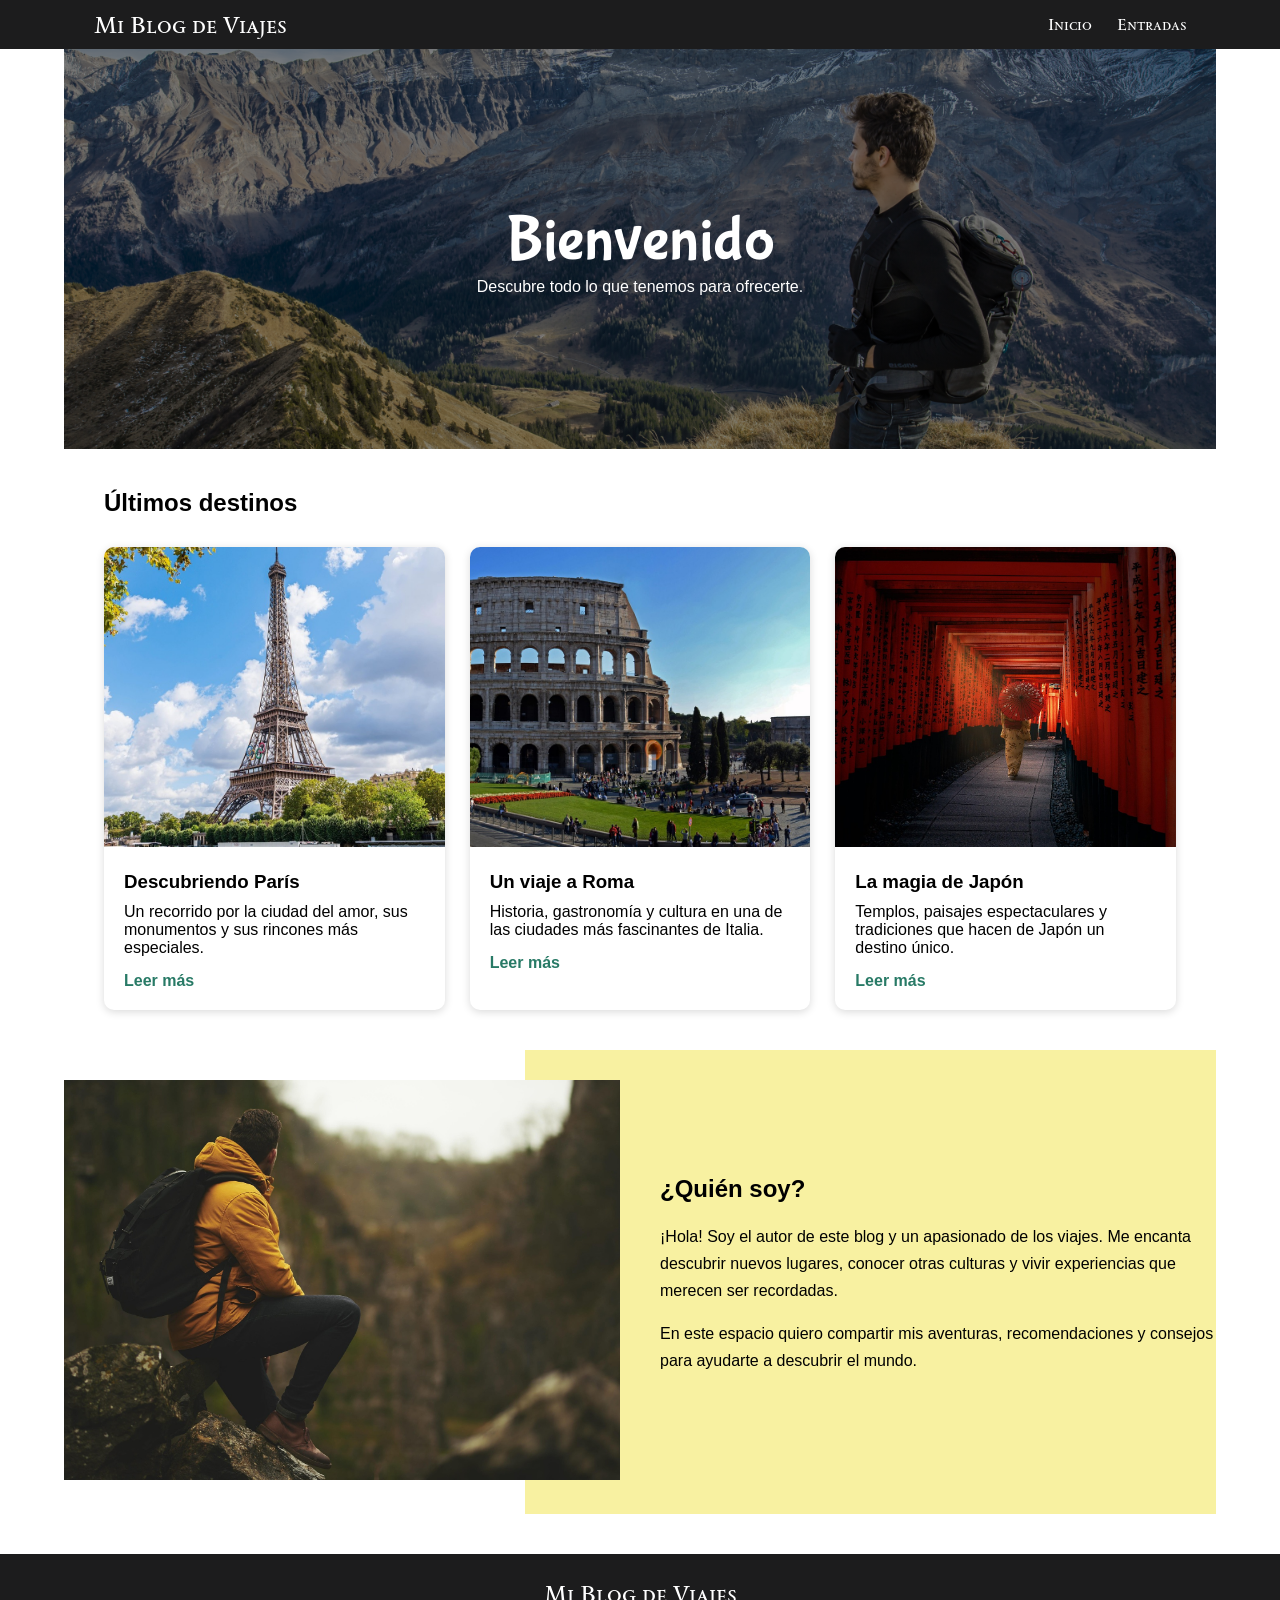
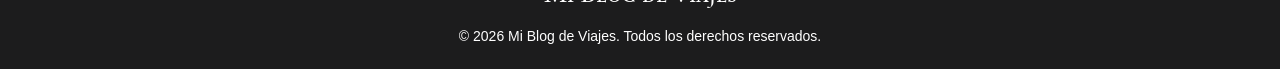
<file: index.html>
<!DOCTYPE html>
<html lang="en">

<head>
    <meta charset="UTF-8">
    <meta name="viewport" content="width=device-width, initial-scale=1.0">
    <link rel="stylesheet" href="./css/style.css">
    <title>Blog</title>
</head>

<body>

    <header class="navbar">

        <!--Navegación-->
        <nav class="contenido-navbar">
            <div class="logo">
                <p>Mi Blog de Viajes</p>
            </div>
            <ul class="menu">
                <li><a href="./index.html">Inicio</a></li>
                <li class="desplegable">
                    <a href="#">Entradas</a>

                    <ul class="submenu">
                        <li><a href="./post1.html">París</a></li>
                        <li><a href="./post2.html">Roma</a></li>
                        <li><a href="./post3.html">Japón</a></li>
                    </ul>
                </li>
            </ul>
        </nav>
    </header>

    <!-- Contenido -->
    <main class="contenedor-principal">

        <section class="portada">
            <h1>Bienvenido</h1>
            <p>Descubre todo lo que tenemos para ofrecerte.</p>
        </section>

        <section class="posts">

            <h2>Últimos destinos</h2>

            <div class="contenedor-posts">

                <article class="tarjeta">
                    <img src="./img/paris.jpg" alt="Torre Eiffel en París">
                    <div class="contenido-tarjeta">
                        <h3>Descubriendo París</h3>
                        <p>Un recorrido por la ciudad del amor, sus monumentos y sus rincones más especiales.</p>
                        <a href="./post1.html">Leer más</a>
                    </div>
                </article>

                <article class="tarjeta">
                    <img src="./img/roma.jpg" alt="Coliseo de Roma">
                    <div class="contenido-tarjeta">
                        <h3>Un viaje a Roma</h3>
                        <p>Historia, gastronomía y cultura en una de las ciudades más fascinantes de Italia.</p>
                        <a href="./post2.html">Leer más</a>
                    </div>
                </article>

                <article class="tarjeta">
                    <img src="./img/japon.jpg" alt="Paisaje de Japón">
                    <div class="contenido-tarjeta">
                        <h3>La magia de Japón</h3>
                        <p>Templos, paisajes espectaculares y tradiciones que hacen de Japón un destino único.</p>
                        <a href="./post3.html">Leer más</a>
                    </div>
                </article>

            </div>
            
        </section>

        <section class="presentacion">

            <div class="imagen-presentacion">
                <img src="./img/autor.jpg" alt="Fotografía del autor">
            </div>

            <div class="texto-presentacion">
                <h2>¿Quién soy?</h2>

                <p>
                    ¡Hola! Soy el autor de este blog y un apasionado de los viajes.
                    Me encanta descubrir nuevos lugares, conocer otras culturas
                    y vivir experiencias que merecen ser recordadas.
                </p>

                <p>
                    En este espacio quiero compartir mis aventuras, recomendaciones
                    y consejos para ayudarte a descubrir el mundo.
                </p>
            </div>

        </section>

    </main>

    <!-- Pie de página -->
    <footer class="footer">
        <h3>Mi Blog de Viajes</h3>

        <p>&copy; 2026 Mi Blog de Viajes. Todos los derechos reservados.</p>
    </footer>

</body>

</html>
</file>
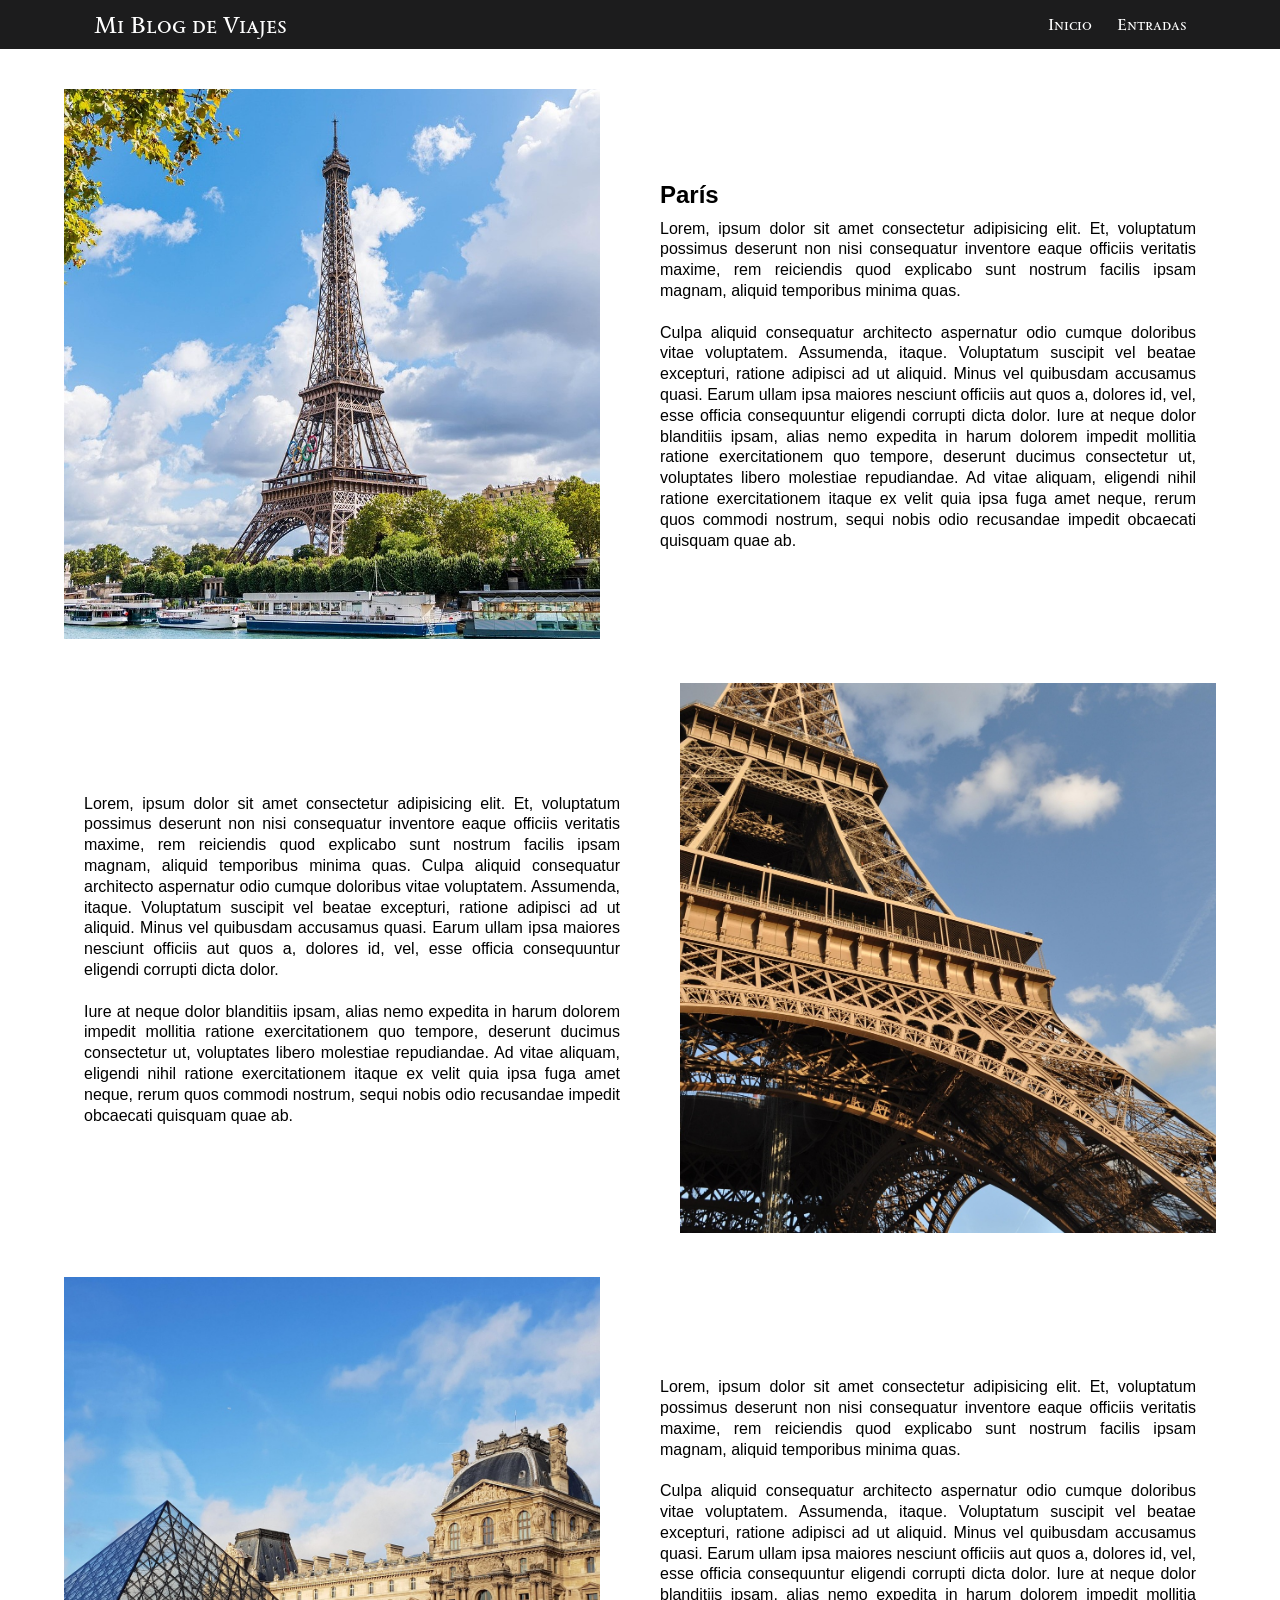
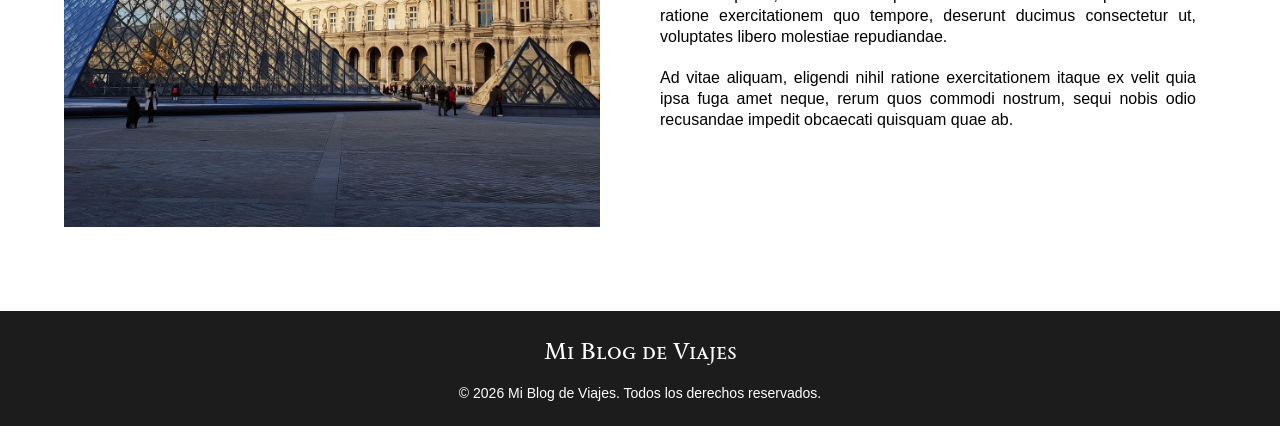
<file: post1.html>
<!DOCTYPE html>
<html lang="en">

<head>
    <meta charset="UTF-8">
    <meta name="viewport" content="width=device-width, initial-scale=1.0">
    <link rel="stylesheet" href="./css/style.css">
    <title>Paris</title>
</head>

<body>

    <header class="navbar">

        <!--Navegación-->
        <nav class="contenido-navbar">
            <div class="logo">
                <p>Mi Blog de Viajes</p>
            </div>
            <ul class="menu">
                <li><a href="./index.html">Inicio</a></li>
                <li class="desplegable">
                    <a href="#">Entradas</a>

                    <ul class="submenu">
                        <li><a href="./post1.html">París</a></li>
                        <li><a href="./post2.html">Roma</a></li>
                        <li><a href="./post3.html">Japón</a></li>
                    </ul>
                </li>
            </ul>
        </nav>
    </header>

    <!-- Contenido -->
    <main class="contenedor-principal">

        <section class="entradas">

            <!-- Primera entrada -->
            <article class="entrada">
                <div class="imagen-entrada">
                    <img src="./img/paris.jpg" alt="Torre Eiffel">
                </div>

                <div class="texto-entrada">
                    <h2>París</h2>
                    <p>
                        Lorem, ipsum dolor sit amet consectetur adipisicing elit. 
                        Et, voluptatum possimus deserunt non nisi consequatur inventore 
                        eaque officiis veritatis maxime, rem reiciendis quod explicabo 
                        sunt nostrum facilis ipsam magnam, aliquid temporibus minima quas.<br><br>
                        Culpa aliquid consequatur architecto aspernatur odio cumque doloribus 
                        vitae voluptatem. Assumenda, itaque. Voluptatum suscipit vel beatae 
                        excepturi, ratione adipisci ad ut aliquid. Minus vel quibusdam accusamus 
                        quasi. Earum ullam ipsa maiores nesciunt officiis aut quos a, dolores id, 
                        vel, esse officia consequuntur eligendi corrupti dicta dolor. Iure at neque 
                        dolor blanditiis ipsam, alias nemo expedita in harum dolorem impedit 
                        mollitia ratione exercitationem quo tempore, deserunt ducimus consectetur ut, 
                        voluptates libero molestiae repudiandae. Ad vitae aliquam, eligendi nihil 
                        ratione exercitationem itaque ex velit quia ipsa fuga amet neque, rerum quos 
                        commodi nostrum, sequi nobis odio recusandae impedit obcaecati quisquam quae ab. 
                    </p>
                </div>
            </article>

            <!-- Segunda entrada -->
            <article class="entrada">
                <div class="imagen-entrada">
                    <img src="./img/torre_eiffel.jpg" alt="Coliseo de Roma">
                </div>

                <div class="texto-entrada">
                    <p>
                        Lorem, ipsum dolor sit amet consectetur adipisicing elit. 
                        Et, voluptatum possimus deserunt non nisi consequatur inventore 
                        eaque officiis veritatis maxime, rem reiciendis quod explicabo 
                        sunt nostrum facilis ipsam magnam, aliquid temporibus minima quas.
                        Culpa aliquid consequatur architecto aspernatur odio cumque doloribus 
                        vitae voluptatem. Assumenda, itaque. Voluptatum suscipit vel beatae 
                        excepturi, ratione adipisci ad ut aliquid. Minus vel quibusdam accusamus 
                        quasi. Earum ullam ipsa maiores nesciunt officiis aut quos a, dolores id, 
                        vel, esse officia consequuntur eligendi corrupti dicta dolor.<br><br>
                        Iure at neque dolor blanditiis ipsam, alias nemo expedita in harum dolorem impedit 
                        mollitia ratione exercitationem quo tempore, deserunt ducimus consectetur ut, 
                        voluptates libero molestiae repudiandae. Ad vitae aliquam, eligendi nihil 
                        ratione exercitationem itaque ex velit quia ipsa fuga amet neque, rerum quos 
                        commodi nostrum, sequi nobis odio recusandae impedit obcaecati quisquam quae ab. 
                    </p>
                </div>
            </article>

            <!-- Tercera entrada -->
            <article class="entrada">
                <div class="imagen-entrada">
                    <img src="./img/louvre.jpg" alt="Templo japonés en Kioto">
                </div>

                <div class="texto-entrada">
                    <p>
                        Lorem, ipsum dolor sit amet consectetur adipisicing elit. 
                        Et, voluptatum possimus deserunt non nisi consequatur inventore 
                        eaque officiis veritatis maxime, rem reiciendis quod explicabo 
                        sunt nostrum facilis ipsam magnam, aliquid temporibus minima quas.<br><br>
                        Culpa aliquid consequatur architecto aspernatur odio cumque doloribus 
                        vitae voluptatem. Assumenda, itaque. Voluptatum suscipit vel beatae 
                        excepturi, ratione adipisci ad ut aliquid. Minus vel quibusdam accusamus 
                        quasi. Earum ullam ipsa maiores nesciunt officiis aut quos a, dolores id, 
                        vel, esse officia consequuntur eligendi corrupti dicta dolor. Iure at neque 
                        dolor blanditiis ipsam, alias nemo expedita in harum dolorem impedit 
                        mollitia ratione exercitationem quo tempore, deserunt ducimus consectetur ut, 
                        voluptates libero molestiae repudiandae.<br><br>Ad vitae aliquam, eligendi nihil 
                        ratione exercitationem itaque ex velit quia ipsa fuga amet neque, rerum quos 
                        commodi nostrum, sequi nobis odio recusandae impedit obcaecati quisquam quae ab. 
                    </p>
                </div>
            </article>

        </section>

    </main>

    <!-- Pie de página -->
    <footer class="footer">
        <h3>Mi Blog de Viajes</h3>

        <p>&copy; 2026 Mi Blog de Viajes. Todos los derechos reservados.</p>
    </footer>

</body>

</html>
</file>
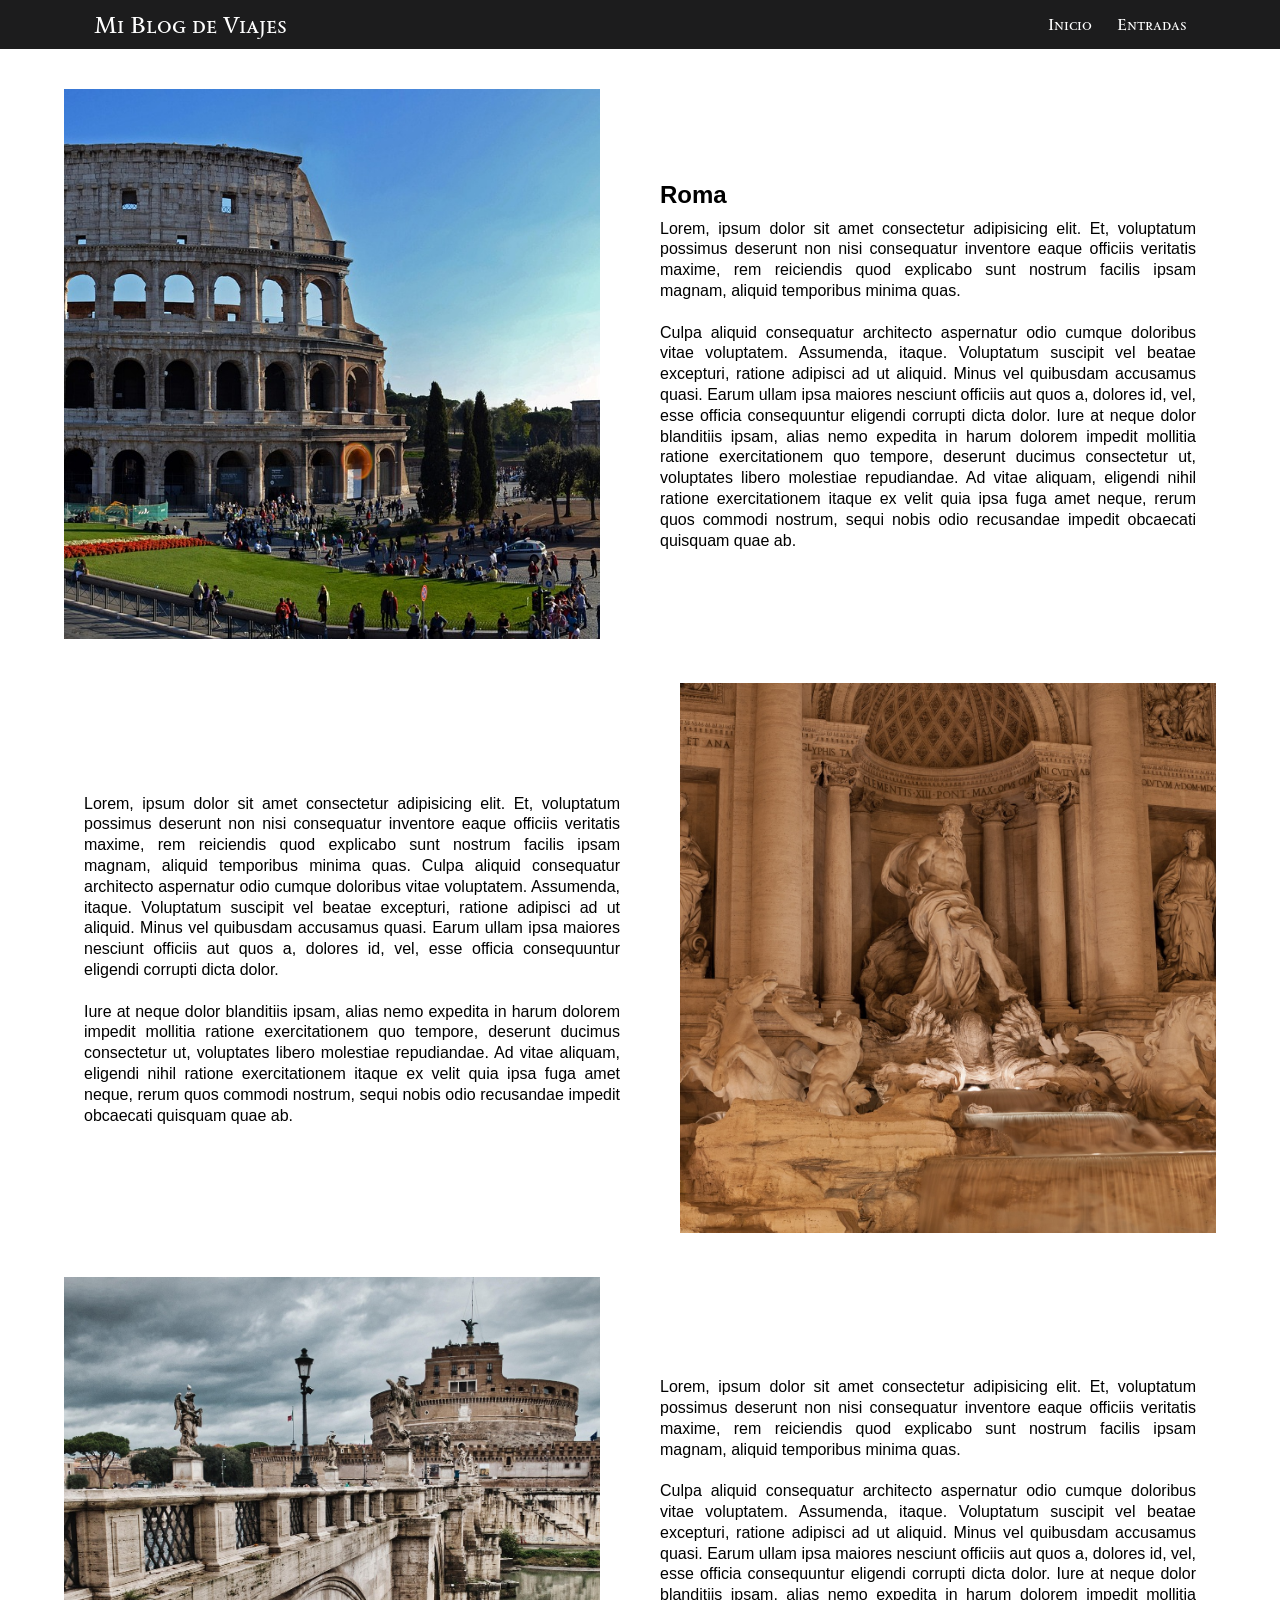
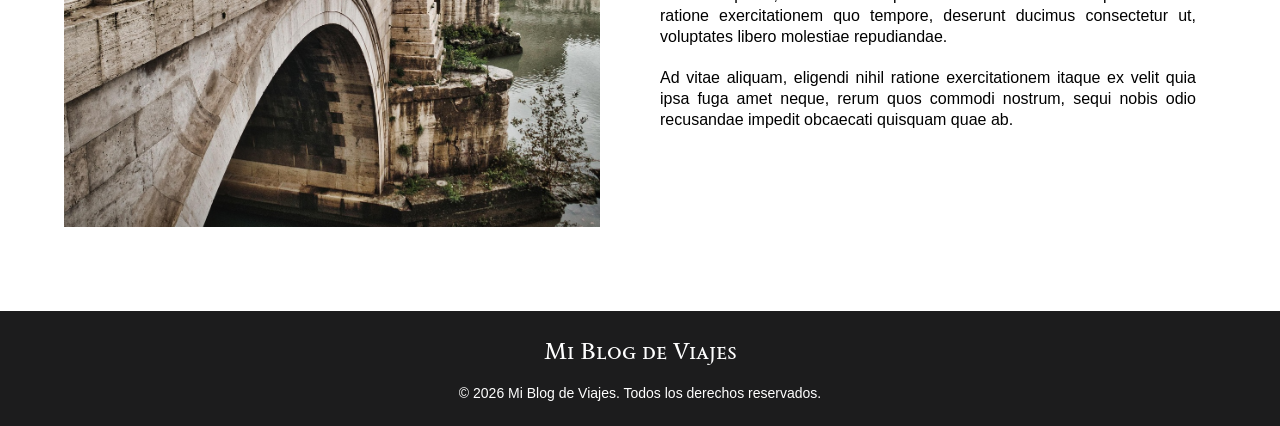
<file: post2.html>
<!DOCTYPE html>
<html lang="en">

<head>
    <meta charset="UTF-8">
    <meta name="viewport" content="width=device-width, initial-scale=1.0">
    <link rel="stylesheet" href="./css/style.css">
    <title>Paris</title>
</head>

<body>

    <header class="navbar">

        <!--Navegación-->
        <nav class="contenido-navbar">
            <div class="logo">
                <p>Mi Blog de Viajes</p>
            </div>
            <ul class="menu">
                <li><a href="./index.html">Inicio</a></li>
                <li class="desplegable">
                    <a href="#">Entradas</a>

                    <ul class="submenu">
                        <li><a href="./post1.html">París</a></li>
                        <li><a href="./post2.html">Roma</a></li>
                        <li><a href="./post3.html">Japón</a></li>
                    </ul>
                </li>
            </ul>
        </nav>

    </header>

    <!-- Contenido -->
    <main class="contenedor-principal">

        <section class="entradas">

            <!-- Primera entrada -->
            <article class="entrada">
                <div class="imagen-entrada">
                    <img src="./img/roma.jpg" alt="Torre Eiffel">
                </div>

                <div class="texto-entrada">
                    <h2>Roma</h2>
                    <p>
                        Lorem, ipsum dolor sit amet consectetur adipisicing elit. 
                        Et, voluptatum possimus deserunt non nisi consequatur inventore 
                        eaque officiis veritatis maxime, rem reiciendis quod explicabo 
                        sunt nostrum facilis ipsam magnam, aliquid temporibus minima quas.<br><br>
                        Culpa aliquid consequatur architecto aspernatur odio cumque doloribus 
                        vitae voluptatem. Assumenda, itaque. Voluptatum suscipit vel beatae 
                        excepturi, ratione adipisci ad ut aliquid. Minus vel quibusdam accusamus 
                        quasi. Earum ullam ipsa maiores nesciunt officiis aut quos a, dolores id, 
                        vel, esse officia consequuntur eligendi corrupti dicta dolor. Iure at neque 
                        dolor blanditiis ipsam, alias nemo expedita in harum dolorem impedit 
                        mollitia ratione exercitationem quo tempore, deserunt ducimus consectetur ut, 
                        voluptates libero molestiae repudiandae. Ad vitae aliquam, eligendi nihil 
                        ratione exercitationem itaque ex velit quia ipsa fuga amet neque, rerum quos 
                        commodi nostrum, sequi nobis odio recusandae impedit obcaecati quisquam quae ab. 
                    </p>
                </div>
            </article>

            <!-- Segunda entrada -->
            <article class="entrada">
                <div class="imagen-entrada">
                    <img src="./img/trevi-fountain.jpg" alt="Coliseo de Roma">
                </div>

                <div class="texto-entrada">
                    <p>
                        Lorem, ipsum dolor sit amet consectetur adipisicing elit. 
                        Et, voluptatum possimus deserunt non nisi consequatur inventore 
                        eaque officiis veritatis maxime, rem reiciendis quod explicabo 
                        sunt nostrum facilis ipsam magnam, aliquid temporibus minima quas.
                        Culpa aliquid consequatur architecto aspernatur odio cumque doloribus 
                        vitae voluptatem. Assumenda, itaque. Voluptatum suscipit vel beatae 
                        excepturi, ratione adipisci ad ut aliquid. Minus vel quibusdam accusamus 
                        quasi. Earum ullam ipsa maiores nesciunt officiis aut quos a, dolores id, 
                        vel, esse officia consequuntur eligendi corrupti dicta dolor.<br><br>
                        Iure at neque dolor blanditiis ipsam, alias nemo expedita in harum dolorem impedit 
                        mollitia ratione exercitationem quo tempore, deserunt ducimus consectetur ut, 
                        voluptates libero molestiae repudiandae. Ad vitae aliquam, eligendi nihil 
                        ratione exercitationem itaque ex velit quia ipsa fuga amet neque, rerum quos 
                        commodi nostrum, sequi nobis odio recusandae impedit obcaecati quisquam quae ab. 
                    </p>
                </div>
            </article>

            <!-- Tercera entrada -->
            <article class="entrada">
                <div class="imagen-entrada">
                    <img src="./img/castle_sant_angelo.jpg" alt="Templo japonés en Kioto">
                </div>

                <div class="texto-entrada">
                    <p>
                        Lorem, ipsum dolor sit amet consectetur adipisicing elit. 
                        Et, voluptatum possimus deserunt non nisi consequatur inventore 
                        eaque officiis veritatis maxime, rem reiciendis quod explicabo 
                        sunt nostrum facilis ipsam magnam, aliquid temporibus minima quas.<br><br>
                        Culpa aliquid consequatur architecto aspernatur odio cumque doloribus 
                        vitae voluptatem. Assumenda, itaque. Voluptatum suscipit vel beatae 
                        excepturi, ratione adipisci ad ut aliquid. Minus vel quibusdam accusamus 
                        quasi. Earum ullam ipsa maiores nesciunt officiis aut quos a, dolores id, 
                        vel, esse officia consequuntur eligendi corrupti dicta dolor. Iure at neque 
                        dolor blanditiis ipsam, alias nemo expedita in harum dolorem impedit 
                        mollitia ratione exercitationem quo tempore, deserunt ducimus consectetur ut, 
                        voluptates libero molestiae repudiandae.<br><br>Ad vitae aliquam, eligendi nihil 
                        ratione exercitationem itaque ex velit quia ipsa fuga amet neque, rerum quos 
                        commodi nostrum, sequi nobis odio recusandae impedit obcaecati quisquam quae ab. 
                    </p>
                </div>
            </article>

        </section>

    </main>

    <!-- Pie de página -->
    <footer class="footer">
        <h3>Mi Blog de Viajes</h3>

        <p>&copy; 2026 Mi Blog de Viajes. Todos los derechos reservados.</p>
    </footer>

</body>

</html>
</file>
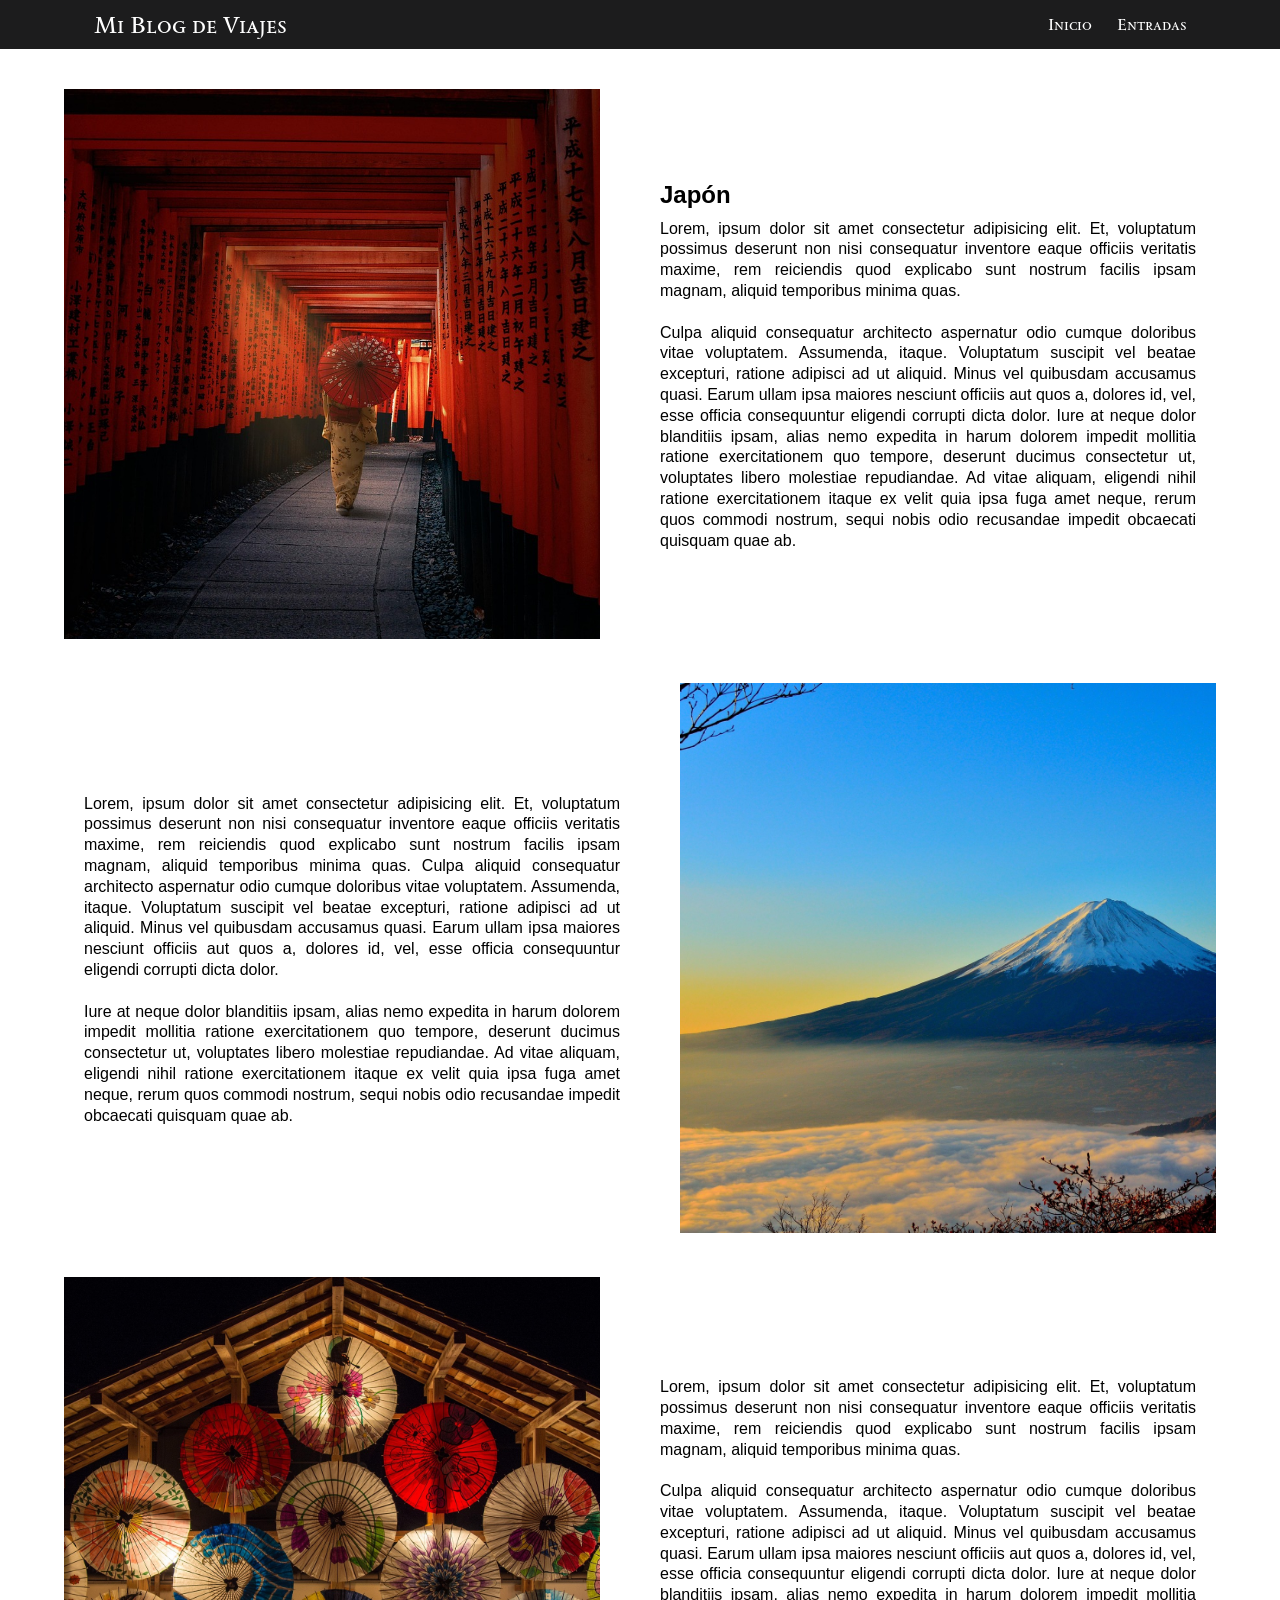
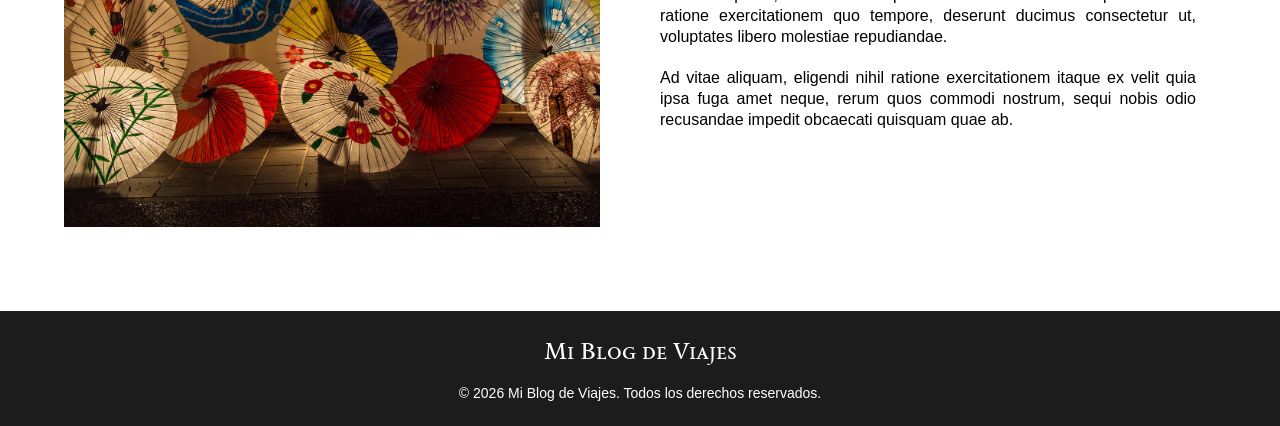
<file: post3.html>
<!DOCTYPE html>
<html lang="en">

<head>
    <meta charset="UTF-8">
    <meta name="viewport" content="width=device-width, initial-scale=1.0">
    <link rel="stylesheet" href="./css/style.css">
    <title>Paris</title>
</head>

<body>

    <header class="navbar">
        
        <!--Navegación-->
        <nav class="contenido-navbar">
            <div class="logo">
                <p>Mi Blog de Viajes</p>
            </div>
            <ul class="menu">
                <li><a href="./index.html">Inicio</a></li>
                <li class="desplegable">
                    <a href="#">Entradas</a>

                    <ul class="submenu">
                        <li><a href="./post1.html">París</a></li>
                        <li><a href="./post2.html">Roma</a></li>
                        <li><a href="./post3.html">Japón</a></li>
                    </ul>
                </li>
            </ul>
        </nav>
    </header>

    <!-- Contenido -->
    <main class="contenedor-principal">

        <section class="entradas">

            <!-- Primera entrada -->
            <article class="entrada">
                <div class="imagen-entrada">
                    <img src="./img/japon.jpg" alt="Torre Eiffel">
                </div>

                <div class="texto-entrada">
                    <h2>Japón</h2>
                    <p>
                        Lorem, ipsum dolor sit amet consectetur adipisicing elit. 
                        Et, voluptatum possimus deserunt non nisi consequatur inventore 
                        eaque officiis veritatis maxime, rem reiciendis quod explicabo 
                        sunt nostrum facilis ipsam magnam, aliquid temporibus minima quas.<br><br>
                        Culpa aliquid consequatur architecto aspernatur odio cumque doloribus 
                        vitae voluptatem. Assumenda, itaque. Voluptatum suscipit vel beatae 
                        excepturi, ratione adipisci ad ut aliquid. Minus vel quibusdam accusamus 
                        quasi. Earum ullam ipsa maiores nesciunt officiis aut quos a, dolores id, 
                        vel, esse officia consequuntur eligendi corrupti dicta dolor. Iure at neque 
                        dolor blanditiis ipsam, alias nemo expedita in harum dolorem impedit 
                        mollitia ratione exercitationem quo tempore, deserunt ducimus consectetur ut, 
                        voluptates libero molestiae repudiandae. Ad vitae aliquam, eligendi nihil 
                        ratione exercitationem itaque ex velit quia ipsa fuga amet neque, rerum quos 
                        commodi nostrum, sequi nobis odio recusandae impedit obcaecati quisquam quae ab. 
                    </p>
                </div>
            </article>

            <!-- Segunda entrada -->
            <article class="entrada">
                <div class="imagen-entrada">
                    <img src="./img/mountain_fuji.jpg" alt="Coliseo de Roma">
                </div>

                <div class="texto-entrada">
                    <p>
                        Lorem, ipsum dolor sit amet consectetur adipisicing elit. 
                        Et, voluptatum possimus deserunt non nisi consequatur inventore 
                        eaque officiis veritatis maxime, rem reiciendis quod explicabo 
                        sunt nostrum facilis ipsam magnam, aliquid temporibus minima quas.
                        Culpa aliquid consequatur architecto aspernatur odio cumque doloribus 
                        vitae voluptatem. Assumenda, itaque. Voluptatum suscipit vel beatae 
                        excepturi, ratione adipisci ad ut aliquid. Minus vel quibusdam accusamus 
                        quasi. Earum ullam ipsa maiores nesciunt officiis aut quos a, dolores id, 
                        vel, esse officia consequuntur eligendi corrupti dicta dolor.<br><br>
                        Iure at neque dolor blanditiis ipsam, alias nemo expedita in harum dolorem impedit 
                        mollitia ratione exercitationem quo tempore, deserunt ducimus consectetur ut, 
                        voluptates libero molestiae repudiandae. Ad vitae aliquam, eligendi nihil 
                        ratione exercitationem itaque ex velit quia ipsa fuga amet neque, rerum quos 
                        commodi nostrum, sequi nobis odio recusandae impedit obcaecati quisquam quae ab. 
                    </p>
                </div>
            </article>

            <!-- Tercera entrada -->
            <article class="entrada">
                <div class="imagen-entrada">
                    <img src="./img/japanese_umbrellas.jpg" alt="Templo japonés en Kioto">
                </div>

                <div class="texto-entrada">
                    <p>
                        Lorem, ipsum dolor sit amet consectetur adipisicing elit. 
                        Et, voluptatum possimus deserunt non nisi consequatur inventore 
                        eaque officiis veritatis maxime, rem reiciendis quod explicabo 
                        sunt nostrum facilis ipsam magnam, aliquid temporibus minima quas.<br><br>
                        Culpa aliquid consequatur architecto aspernatur odio cumque doloribus 
                        vitae voluptatem. Assumenda, itaque. Voluptatum suscipit vel beatae 
                        excepturi, ratione adipisci ad ut aliquid. Minus vel quibusdam accusamus 
                        quasi. Earum ullam ipsa maiores nesciunt officiis aut quos a, dolores id, 
                        vel, esse officia consequuntur eligendi corrupti dicta dolor. Iure at neque 
                        dolor blanditiis ipsam, alias nemo expedita in harum dolorem impedit 
                        mollitia ratione exercitationem quo tempore, deserunt ducimus consectetur ut, 
                        voluptates libero molestiae repudiandae.<br><br>Ad vitae aliquam, eligendi nihil 
                        ratione exercitationem itaque ex velit quia ipsa fuga amet neque, rerum quos 
                        commodi nostrum, sequi nobis odio recusandae impedit obcaecati quisquam quae ab. 
                    </p>
                </div>
            </article>

        </section>

    </main>

    <!-- Pie de página -->
    <footer class="footer">
        <h3>Mi Blog de Viajes</h3>

        <p>&copy; 2026 Mi Blog de Viajes. Todos los derechos reservados.</p>
    </footer>

</body>

</html>
</file>
<file: css/style.css>
/* -------------------------------- */
/* Configuración inicial de estilos */
/* -------------------------------- */
@font-face{
    font-family: 'BubblegumSans-Regular';
    src: url(../fonts/BubblegumSans-Regular.ttf);
}

@font-face{
    font-family: 'SedanSC-Regular';
    src: url(../fonts/SedanSC-Regular.ttf);
}

*{
    margin: 0;
    padding: 0;
    box-sizing: border-box;
    font-family: sans-serif;
}

.contenido-navbar,
.contenedor-principal {
    max-width: 1200px;
    width: 90%;
    margin: 0 auto;
}

/* ------------------------------- */
/*      Barra de navegación        */
/* ------------------------------- */
.navbar {
    background-color: #1c1c1d;
}

.navbar nav{
    display: flex;
    justify-content: space-between;
    align-items: center;
    padding: 10px 30px;
}

.logo {
    color: white;
}

.logo p{
    font: 1.5em 'SedanSC-Regular', sans-serif;
}

.menu {
    display: flex;
    gap: 25px;
    list-style: none;
    margin: 0;
    padding: 0;
}

.menu a{
    color: white;
    text-decoration: none;
    /* font-size: 16px; */
    font: 16px 'SedanSC-Regular', sans-serif;
}

.menu a:hover {
    color: #f0c674;
}

.desplegable {
    position: relative;
}

.submenu {
    display: none;
    position: absolute;
    top: 100%;
    left: 0;
    background-color: #1c1c1d;
    list-style: none;
    padding: 10px 0;
    min-width: 150px;
    z-index: 10;
}

.desplegable:hover .submenu {
    display: block;
}

.submenu a {
    display: block;
    padding: 10px 15px;
}

/* ------------------------------- */
/*      Portada de bienvenida      */
/* ------------------------------- */
.portada {
    background-image:
        linear-gradient(rgba(0, 0, 0, 0.5), rgba(0, 0, 0, 0.5)),
        url("../img/mountain.jpg");

    background-size: cover;
    background-position: center;
    background-repeat: no-repeat;

    height: 800px;
    color: white;

    height: 400px;

    display: flex;
    flex-direction: column;
    justify-content: center;
    align-items: center;

    color: white;
    text-align: center;
}

.portada h1{
    font: 4em 'BubblegumSans-Regular',sans-serif;
}

/* ------------------------------- */
/*            Entradas             */
/* ------------------------------- */
.posts {
    padding: 40px;
    text-align: center;
}

.posts h2{
    text-align: left;
}

.contenedor-posts {
    display: flex;
    gap: 25px;
    margin-top: 30px;
}

.tarjeta {
    flex: 1;
    background-color: white;
    border-radius: 10px;
    overflow: hidden;
    box-shadow: 0 2px 8px rgba(0, 0, 0, 0.15);
    text-align: left;
    transition: transform 0.3s ease, box-shadow 0.3s ease;
}

.tarjeta:hover {
    transform: translateY(-8px);
    box-shadow: 0 8px 20px rgba(0, 0, 0, 0.2);
}

.tarjeta img {
    width: 100%;
    height: 300px;
    object-fit: cover;
}

.contenido-tarjeta{
    padding: 20px;
}

.contenido-tarjeta h3 {
    margin-bottom: 10px;
}

.contenido-tarjeta p {
    margin-bottom: 15px;
}

.contenido-tarjeta a {
    color: #287a66;
    text-decoration: none;
    font-weight: bold;
}

/* ------------------------------- */
/*         Presentación            */
/* ------------------------------- */
.presentacion {
    display: flex;
    align-items: center;
    gap: 40px;
    padding: 30px 0;
    position: relative;
    isolation: isolate;
}

.presentacion::before {
    content: "";
    position: absolute;
    top: 0;
    left: 40%;
    width: 60%;
    height: 100%;
    background-color: #f8f1a1;
    z-index: -1;
}

.imagen-presentacion {
    flex: 1;
}

.imagen-presentacion img {
    width: 100%;
    height: 400px;
    object-fit: cover;
}

.texto-presentacion {
    flex: 1;
}

.texto-presentacion h2 {
    margin-bottom: 20px;
}

.texto-presentacion p {
    line-height: 1.7;
    margin-bottom: 15px;
}

/* ------------------------------- */
/*              Footer             */
/* ------------------------------- */
.footer {
    background-color: #1c1c1d;
    color: white;
    text-align: center;
    padding: 25px;
    margin-top: 40px;
}

.footer h3{
    font: 1.5em 'SedanSC-Regular',sans-serif;
}

.footer p {
    font-size: 14px;
    margin-top: 20px;
}

/* ------------------------------- */
/*    Contenedor de las entradas   */
/* ------------------------------- */
.entradas {
    display: flex;
    flex-direction: column;
    gap: 40px;
    padding: 40px 0;
}

.entrada {
    display: flex;
    align-items: center;
    gap: 40px;
}

.entrada:nth-child(even) {
    flex-direction: row-reverse;
}

.imagen-entrada {
    flex: 1;
}

.imagen-entrada img {
    width: 100%;
    height: 550px;
    object-fit: cover;
}

.texto-entrada {
    flex: 1;
    padding: 20px;
}

.texto-entrada h2{
    margin-bottom:10px;
}

.texto-entrada p{
    line-height: 1.3;
    text-align: justify;
}
</file>
